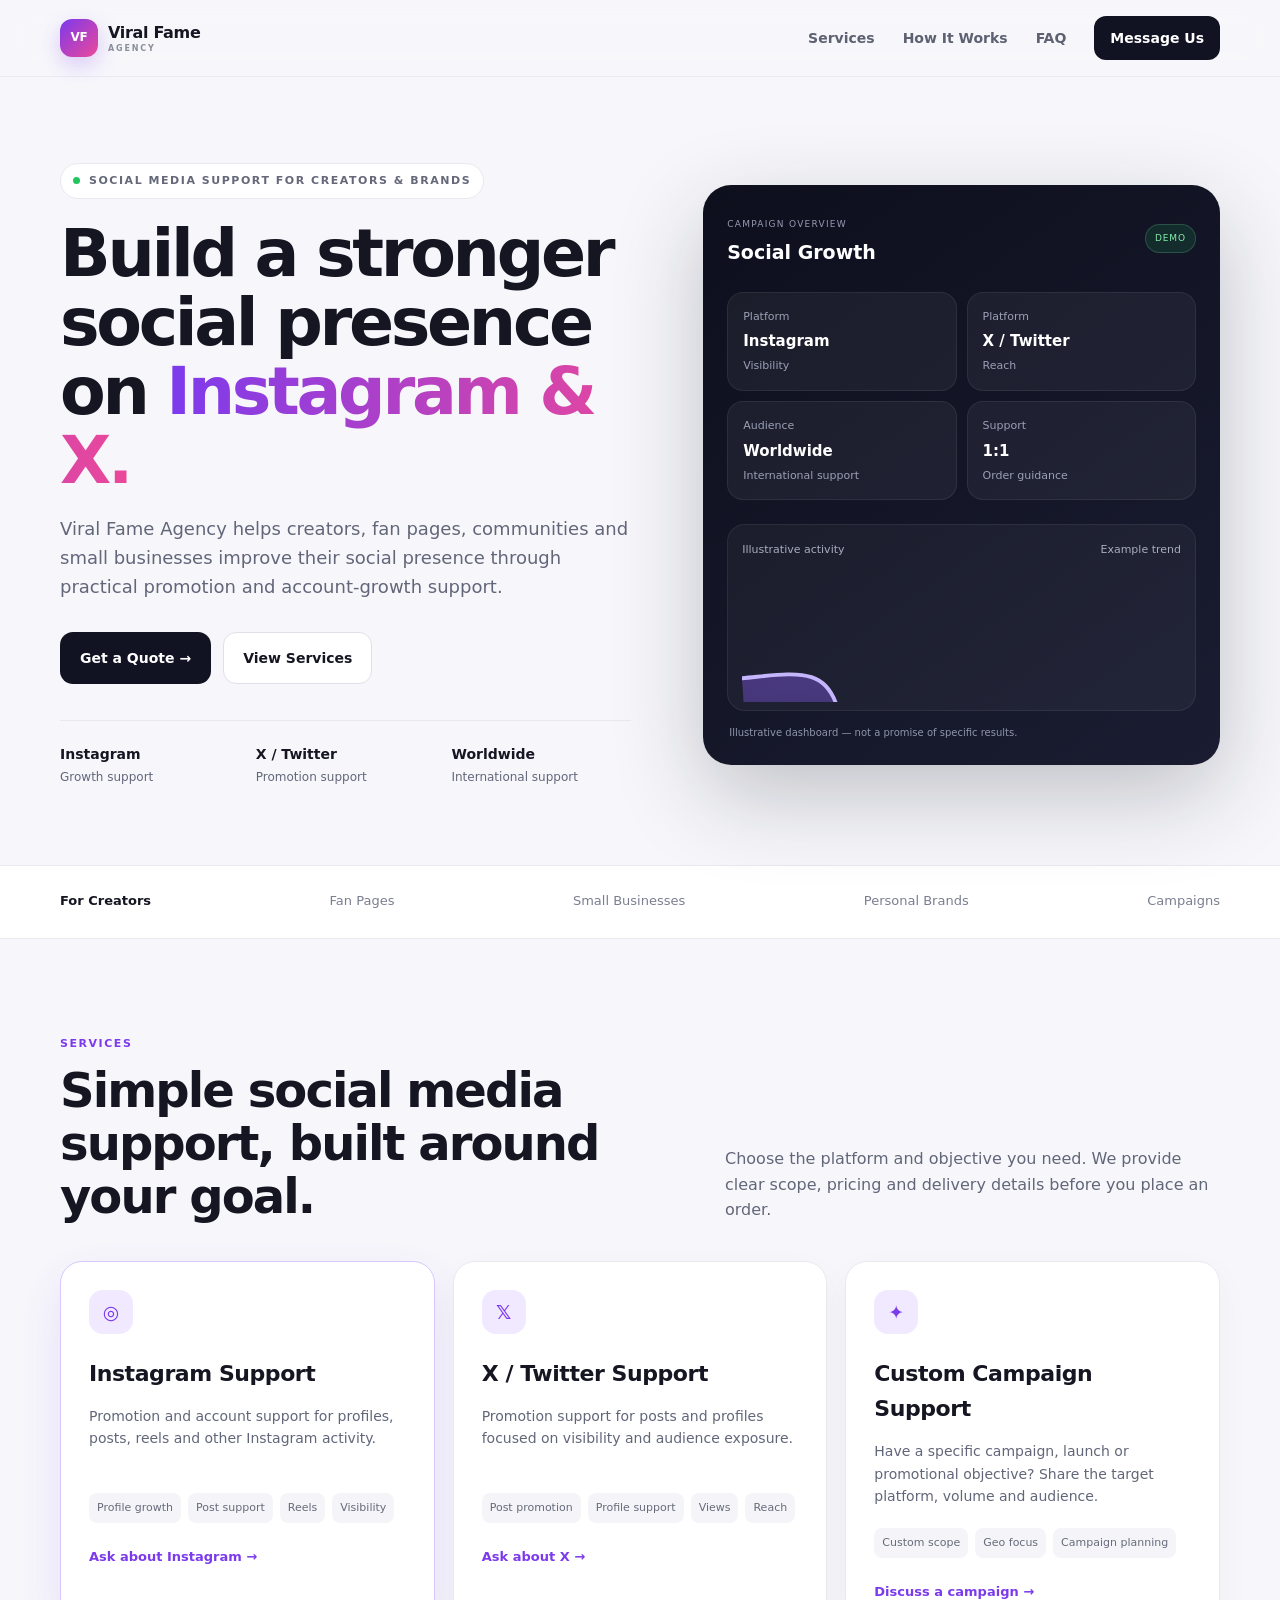
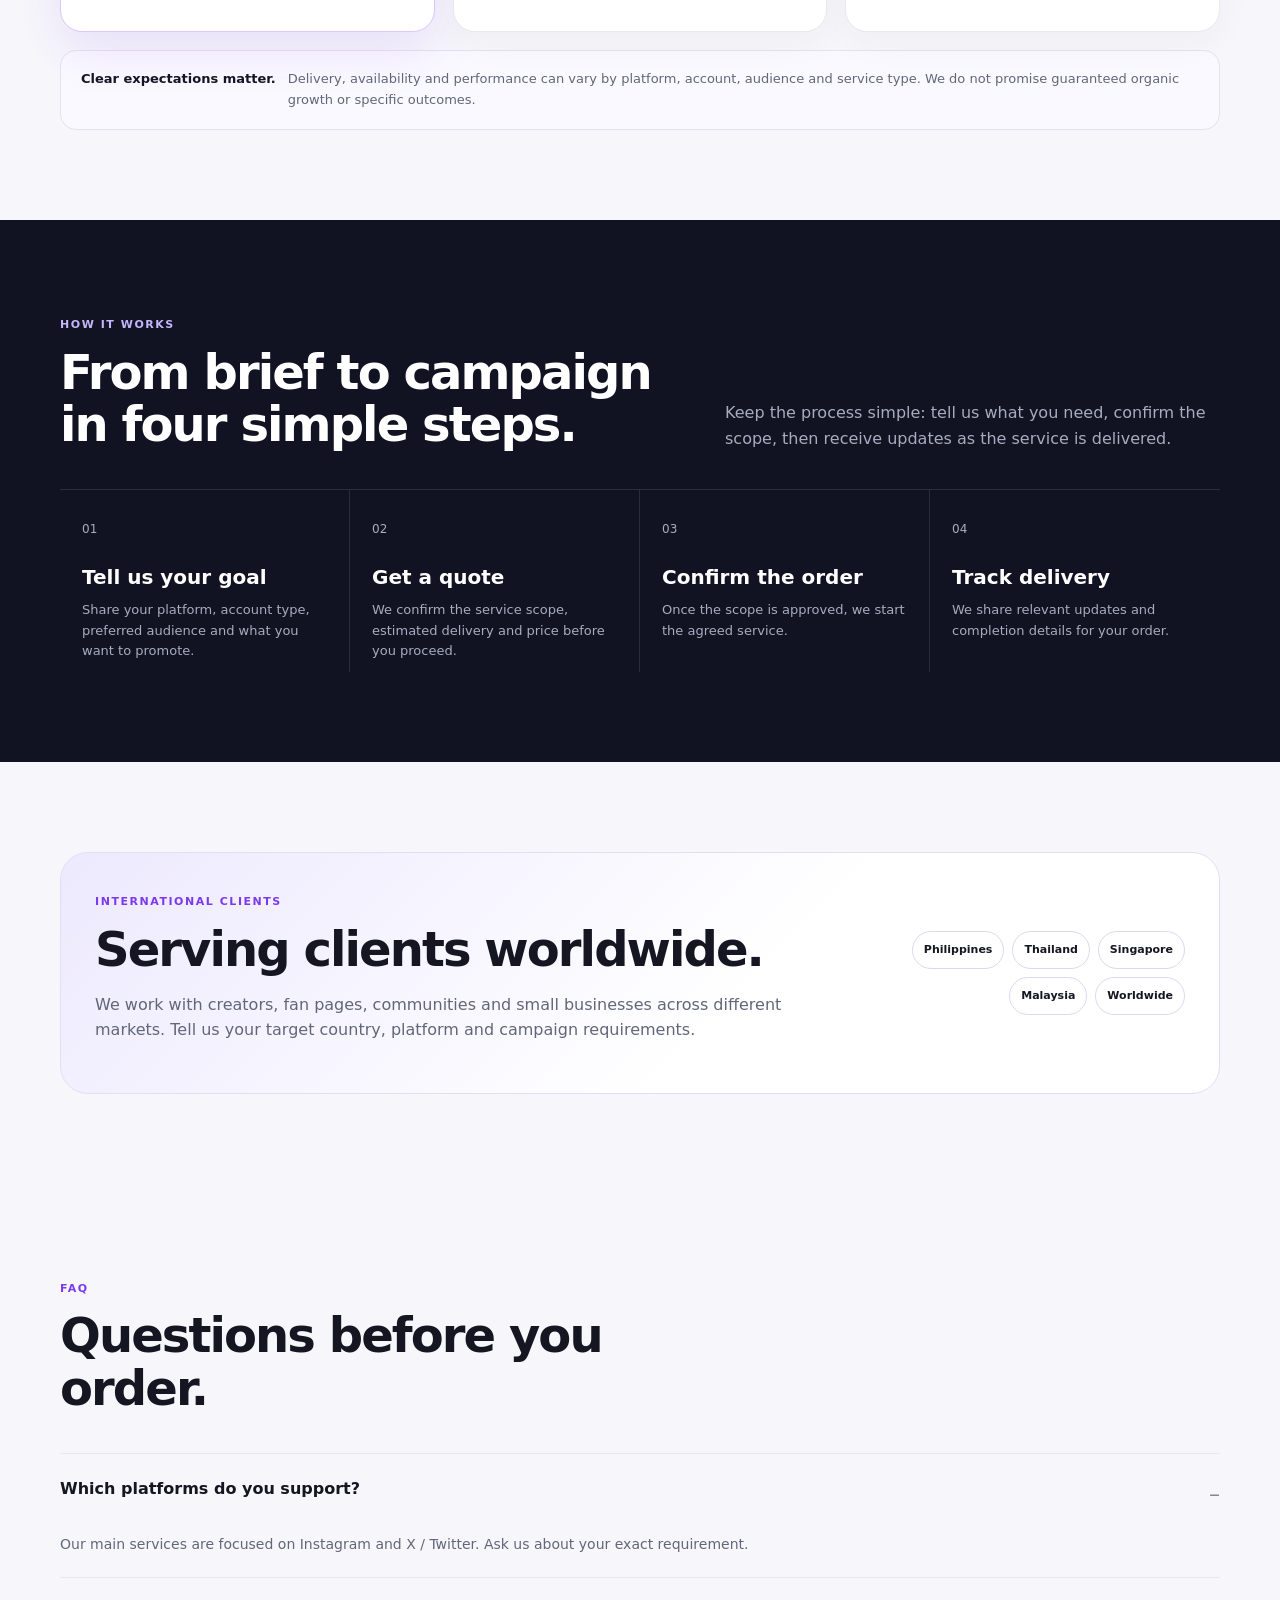
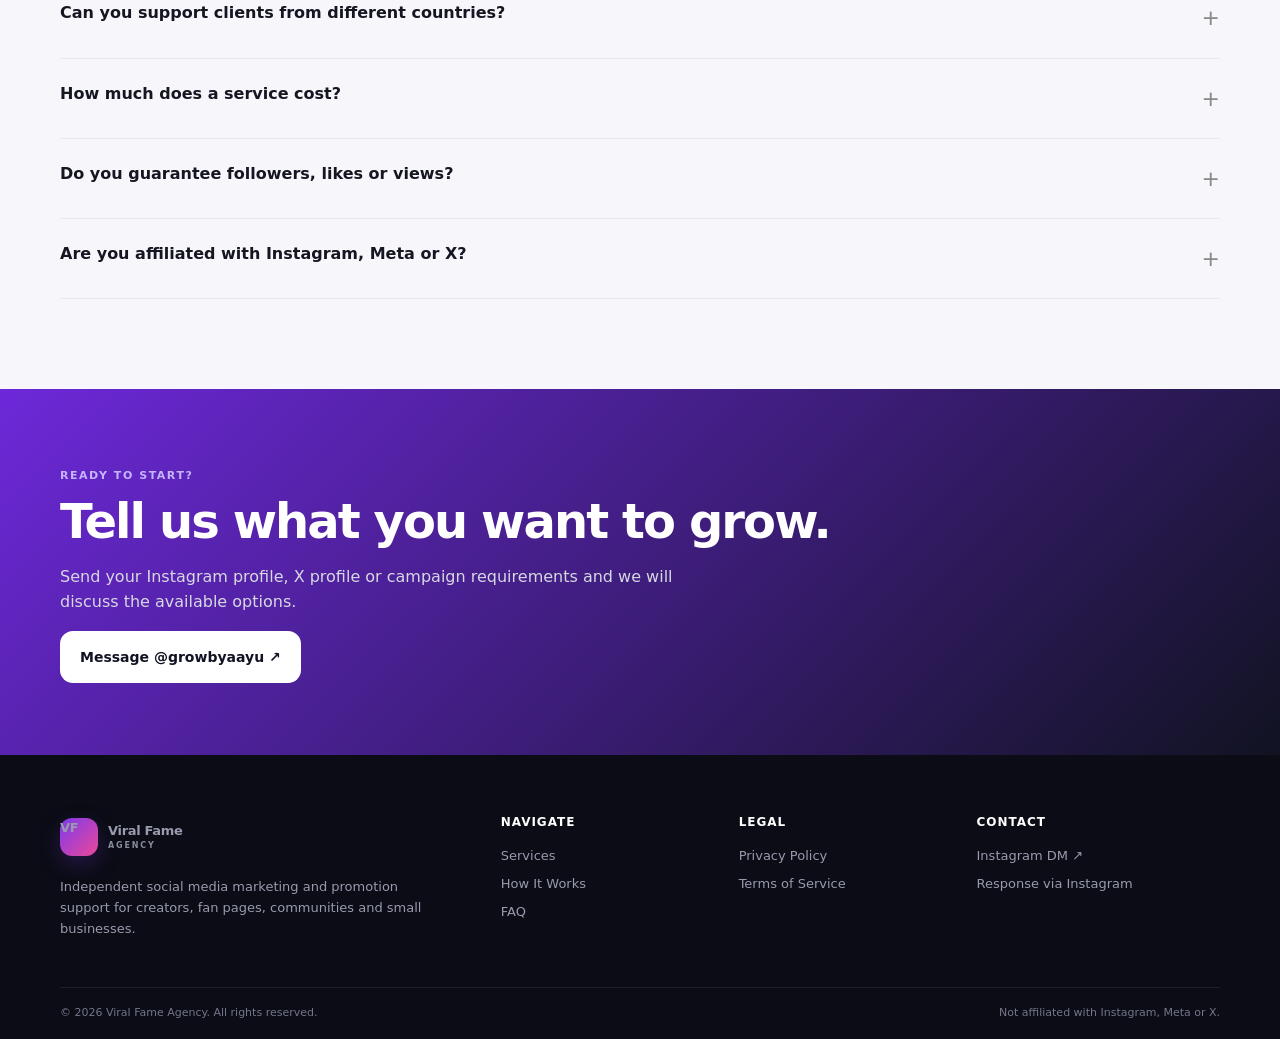
<file: index.html>
<!doctype html>
<html lang="en">

<head>

  <!-- Google tag (gtag.js) -->
  <script async src="https://www.googletagmanager.com/gtag/js?id=AW-860057414"></script>
  <script>
    window.dataLayer = window.dataLayer || [];

    function gtag() {
      dataLayer.push(arguments);
    }

    gtag('js', new Date());
    gtag('config', 'AW-860057414');

    /*
      Google Ads conversion tracking.
      The Instagram link itself is NOT dependent on this function,
      so Instagram will still open even if Google tracking fails.
    */
    function trackInstagramClick() {
      try {
        gtag('event', 'conversion', {
          'send_to': 'AW-860057414/akm6CLa95o4dEMbejZoD'
        });
      } catch (e) {
        console.log('Google conversion tracking unavailable.');
      }
    }
  </script>

  <meta charset="utf-8">
  <meta name="viewport" content="width=device-width, initial-scale=1">

  <title>Viral Fame Agency | Social Media Marketing & Growth Support</title>

  <meta
    name="description"
    content="Viral Fame Agency provides social media marketing and growth support for Instagram and X accounts, serving creators, fan pages, communities and small businesses."
  >

  <meta name="robots" content="index,follow">
  <meta name="theme-color" content="#111322">

  <meta property="og:type" content="website">
  <meta property="og:title" content="Viral Fame Agency | Social Media Growth Support">
  <meta
    property="og:description"
    content="Social media marketing and growth support for Instagram and X creators, fan pages and small businesses."
  >
  <meta property="og:site_name" content="Viral Fame Agency">

  <link rel="stylesheet" href="styles.css">

</head>


<body>

  <!-- ================= HEADER ================= -->

  <header class="site-header">

    <nav class="nav container" aria-label="Primary navigation">

      <a class="brand" href="#top" aria-label="Viral Fame Agency home">
        <span class="brand-mark">VF</span>
        <span>Viral Fame <small>AGENCY</small></span>
      </a>

      <div class="nav-links">

        <a href="#services">Services</a>

        <a href="#how-it-works">How It Works</a>

        <a href="#faq">FAQ</a>

        <a
          class="nav-cta"
          href="https://www.instagram.com/growbyaayu/"
          target="_blank"
          rel="noopener noreferrer"
          onclick="trackInstagramClick()"
        >
          Message Us
        </a>

      </div>

      <button
        class="menu-btn"
        aria-label="Open menu"
        aria-expanded="false"
      >
        ☰
      </button>

    </nav>

  </header>


  <!-- ================= MAIN ================= -->

  <main id="top">


    <!-- ================= HERO ================= -->

    <section class="hero container">

      <div class="hero-copy">

        <div class="eyebrow">
          <span class="dot"></span>
          Social media support for creators & brands
        </div>

        <h1>
          Build a stronger social presence on
          <span>Instagram & X.</span>
        </h1>

        <p class="hero-text">
          Viral Fame Agency helps creators, fan pages, communities and small
          businesses improve their social presence through practical promotion
          and account-growth support.
        </p>


        <div class="hero-actions">

          <a
            class="btn btn-primary"
            href="https://www.instagram.com/growbyaayu/"
            target="_blank"
            rel="noopener noreferrer"
            onclick="trackInstagramClick()"
          >
            Get a Quote →
          </a>

          <a
            class="btn btn-secondary"
            href="#services"
          >
            View Services
          </a>

        </div>


        <div class="trust-row" aria-label="Service highlights">

          <div>
            <strong>Instagram</strong>
            <span>Growth support</span>
          </div>

          <div>
            <strong>X / Twitter</strong>
            <span>Promotion support</span>
          </div>

          <div>
            <strong>Worldwide</strong>
            <span>International support</span>
          </div>

        </div>

      </div>


      <!-- ================= HERO CARD ================= -->

      <div
        class="hero-card"
        aria-label="Social media growth dashboard illustration"
      >

        <div class="dashboard-top">

          <div>
            <span class="mini-label">CAMPAIGN OVERVIEW</span>
            <strong>Social Growth</strong>
          </div>

          <span class="status">DEMO</span>

        </div>


        <div class="metric-grid">

          <div class="metric">
            <span>Platform</span>
            <strong>Instagram</strong>
            <em>Visibility</em>
          </div>

          <div class="metric">
            <span>Platform</span>
            <strong>X / Twitter</strong>
            <em>Reach</em>
          </div>

          <div class="metric">
            <span>Audience</span>
            <strong>Worldwide</strong>
            <em>International support</em>
          </div>

          <div class="metric">
            <span>Support</span>
            <strong>1:1</strong>
            <em>Order guidance</em>
          </div>

        </div>


        <div class="chart">

          <div class="chart-header">
            <span>Illustrative activity</span>
            <span>Example trend</span>
          </div>

          <svg
            viewBox="0 0 460 150"
            role="img"
            aria-label="Illustrative upward trend chart"
          >

            <defs>

              <linearGradient
                id="area"
                x1="0"
                x2="0"
                y1="0"
                y2="1"
              >

                <stop
                  offset="0%"
                  stop-color="#8b5cf6"
                  stop-opacity=".40"
                />

                <stop
                  offset="100%"
                  stop-color="#8b5cf6"
                  stop-opacity="0"
                />

              </linearGradient>

            </defs>

            <path
              d="M0 125 C55 120 92 110 102 165 87 220 78 275 90 330 58 390 62 460 22 460 150 L0 150 Z"
              fill="url(#area)"
            />

            <path
              d="M0 125 C55 120 92 110 102 165 87 220 78 275 90 330 58 390 62 460 22"
              fill="none"
              stroke="#c4b5fd"
              stroke-width="4"
              stroke-linecap="round"
            />

          </svg>

        </div>

        <p class="micro-note">
          Illustrative dashboard — not a promise of specific results.
        </p>

      </div>

    </section>


    <!-- ================= AUDIENCE STRIP ================= -->

    <section class="strip">

      <div class="container strip-inner">

        <strong>For Creators</strong>
        <span>Fan Pages</span>
        <span>Small Businesses</span>
        <span>Personal Brands</span>
        <span>Campaigns</span>

      </div>

    </section>


    <!-- ================= SERVICES ================= -->

    <section id="services" class="section container">

      <div class="section-heading">

        <div>

          <span class="section-kicker">SERVICES</span>

          <h2>
            Simple social media support, built around your goal.
          </h2>

        </div>

        <p>
          Choose the platform and objective you need. We provide clear scope,
          pricing and delivery details before you place an order.
        </p>

      </div>


      <div class="service-grid">


        <!-- Instagram -->

        <article class="service-card featured">

          <div class="service-icon">◎</div>

          <h3>Instagram Support</h3>

          <p>
            Promotion and account support for profiles, posts, reels and other
            Instagram activity.
          </p>

          <div class="service-tags">
            <span>Profile growth</span>
            <span>Post support</span>
            <span>Reels</span>
            <span>Visibility</span>
          </div>

          <a
            href="https://www.instagram.com/growbyaayu/"
            target="_blank"
            rel="noopener noreferrer"
            onclick="trackInstagramClick()"
          >
            Ask about Instagram →
          </a>

        </article>


        <!-- X -->

        <article class="service-card">

          <div class="service-icon">𝕏</div>

          <h3>X / Twitter Support</h3>

          <p>
            Promotion support for posts and profiles focused on visibility and
            audience exposure.
          </p>

          <div class="service-tags">
            <span>Post promotion</span>
            <span>Profile support</span>
            <span>Views</span>
            <span>Reach</span>
          </div>

          <a
            href="https://www.instagram.com/growbyaayu/"
            target="_blank"
            rel="noopener noreferrer"
            onclick="trackInstagramClick()"
          >
            Ask about X →
          </a>

        </article>


        <!-- Custom Campaign -->

        <article class="service-card">

          <div class="service-icon">✦</div>

          <h3>Custom Campaign Support</h3>

          <p>
            Have a specific campaign, launch or promotional objective?
            Share the target platform, volume and audience.
          </p>

          <div class="service-tags">
            <span>Custom scope</span>
            <span>Geo focus</span>
            <span>Campaign planning</span>
          </div>

          <a
            href="https://www.instagram.com/growbyaayu/"
            target="_blank"
            rel="noopener noreferrer"
            onclick="trackInstagramClick()"
          >
            Discuss a campaign →
          </a>

        </article>

      </div>


      <div class="notice-box">

        <strong>Clear expectations matter.</strong>

        <span>
          Delivery, availability and performance can vary by platform, account,
          audience and service type. We do not promise guaranteed organic growth
          or specific outcomes.
        </span>

      </div>

    </section>


    <!-- ================= HOW IT WORKS ================= -->

    <section
      id="how-it-works"
      class="section section-dark"
    >

      <div class="container">

        <div class="section-heading light">

          <div>

            <span class="section-kicker">
              HOW IT WORKS
            </span>

            <h2>
              From brief to campaign in four simple steps.
            </h2>

          </div>

          <p>
            Keep the process simple: tell us what you need, confirm the scope,
            then receive updates as the service is delivered.
          </p>

        </div>


        <div class="steps">

          <div class="step">

            <span>01</span>

            <h3>Tell us your goal</h3>

            <p>
              Share your platform, account type, preferred audience and what you
              want to promote.
            </p>

          </div>


          <div class="step">

            <span>02</span>

            <h3>Get a quote</h3>

            <p>
              We confirm the service scope, estimated delivery and price before
              you proceed.
            </p>

          </div>


          <div class="step">

            <span>03</span>

            <h3>Confirm the order</h3>

            <p>
              Once the scope is approved, we start the agreed service.
            </p>

          </div>


          <div class="step">

            <span>04</span>

            <h3>Track delivery</h3>

            <p>
              We share relevant updates and completion details for your order.
            </p>

          </div>

        </div>

      </div>

    </section>


    <!-- ================= INTERNATIONAL CLIENTS ================= -->

    <section class="section container">

      <div class="audience-card">

        <div>

          <span class="section-kicker">
            INTERNATIONAL CLIENTS
          </span>

          <h2>Serving clients worldwide.</h2>

          <p>
            We work with creators, fan pages, communities and small businesses
            across different markets. Tell us your target country, platform and
            campaign requirements.
          </p>

        </div>


        <div class="geo-pills">

          <span>Philippines</span>
          <span>Thailand</span>
          <span>Singapore</span>
          <span>Malaysia</span>
          <span>Worldwide</span>

        </div>

      </div>

    </section>


    <!-- ================= FAQ ================= -->

    <section id="faq" class="section container">

      <div class="section-heading">

        <div>

          <span class="section-kicker">
            FAQ
          </span>

          <h2>
            Questions before you order.
          </h2>

        </div>

      </div>


      <div class="faq-list">


        <details open>

          <summary>
            Which platforms do you support?
          </summary>

          <p>
            Our main services are focused on Instagram and X / Twitter.
            Ask us about your exact requirement.
          </p>

        </details>


        <details>

          <summary>
            Can you support clients from different countries?
          </summary>

          <p>
            Yes. We work with clients internationally. Tell us your target
            country, audience and campaign requirements.
          </p>

        </details>


        <details>

          <summary>
            How much does a service cost?
          </summary>

          <p>
            Pricing depends on the platform, service type, volume and campaign
            scope. We provide the price and delivery details before you order.
          </p>

        </details>


        <details>

          <summary>
            Do you guarantee followers, likes or views?
          </summary>

          <p>
            No. We do not promise guaranteed organic growth or fixed performance
            outcomes. Results can vary depending on the account, audience,
            platform and service.
          </p>

        </details>


        <details>

          <summary>
            Are you affiliated with Instagram, Meta or X?
          </summary>

          <p>
            No. Viral Fame Agency is an independent service provider and is not
            affiliated with Instagram, Meta or X.
          </p>

        </details>

      </div>

    </section>


    <!-- ================= CTA ================= -->

    <section class="cta-section">

      <div class="container cta-inner">

        <div>

          <span class="section-kicker">
            READY TO START?
          </span>

          <h2>
            Tell us what you want to grow.
          </h2>

          <p>
            Send your Instagram profile, X profile or campaign requirements and
            we will discuss the available options.
          </p>

          <a
            class="btn btn-white"
            href="https://www.instagram.com/growbyaayu/"
            target="_blank"
            rel="noopener noreferrer"
            onclick="trackInstagramClick()"
          >
            Message @growbyaayu ↗
          </a>

        </div>

      </div>

    </section>

  </main>


  <!-- ================= FOOTER ================= -->

  <footer class="footer">

    <div class="container footer-grid">


      <div>

        <div class="brand footer-brand">

          <span class="brand-mark">VF</span>

          <span>
            Viral Fame
            <small>AGENCY</small>
          </span>

        </div>

        <p>
          Independent social media marketing and promotion support for creators,
          fan pages, communities and small businesses.
        </p>

      </div>


      <div>

        <h4>Navigate</h4>

        <a href="#services">Services</a>

        <a href="#how-it-works">How It Works</a>

        <a href="#faq">FAQ</a>

      </div>


      <div>

        <h4>Legal</h4>

        <a href="privacy.html">Privacy Policy</a>

        <a href="terms.html">Terms of Service</a>

      </div>


      <div>

        <h4>Contact</h4>

        <a
          href="https://www.instagram.com/growbyaayu/"
          target="_blank"
          rel="noopener noreferrer"
          onclick="trackInstagramClick()"
        >
          Instagram DM ↗
        </a>

        <span>
          Response via Instagram
        </span>

      </div>

    </div>


    <div class="container footer-bottom">

      <span>
        © <span id="year"></span> Viral Fame Agency. All rights reserved.
      </span>

      <span>
        Not affiliated with Instagram, Meta or X.
      </span>

    </div>

  </footer>


  <!-- ================= JAVASCRIPT ================= -->

  <script src="script.js"></script>

  <script>
    // Automatically update copyright year
    document.getElementById("year").textContent = new Date().getFullYear();
  </script>

</body>

</html>
</file>
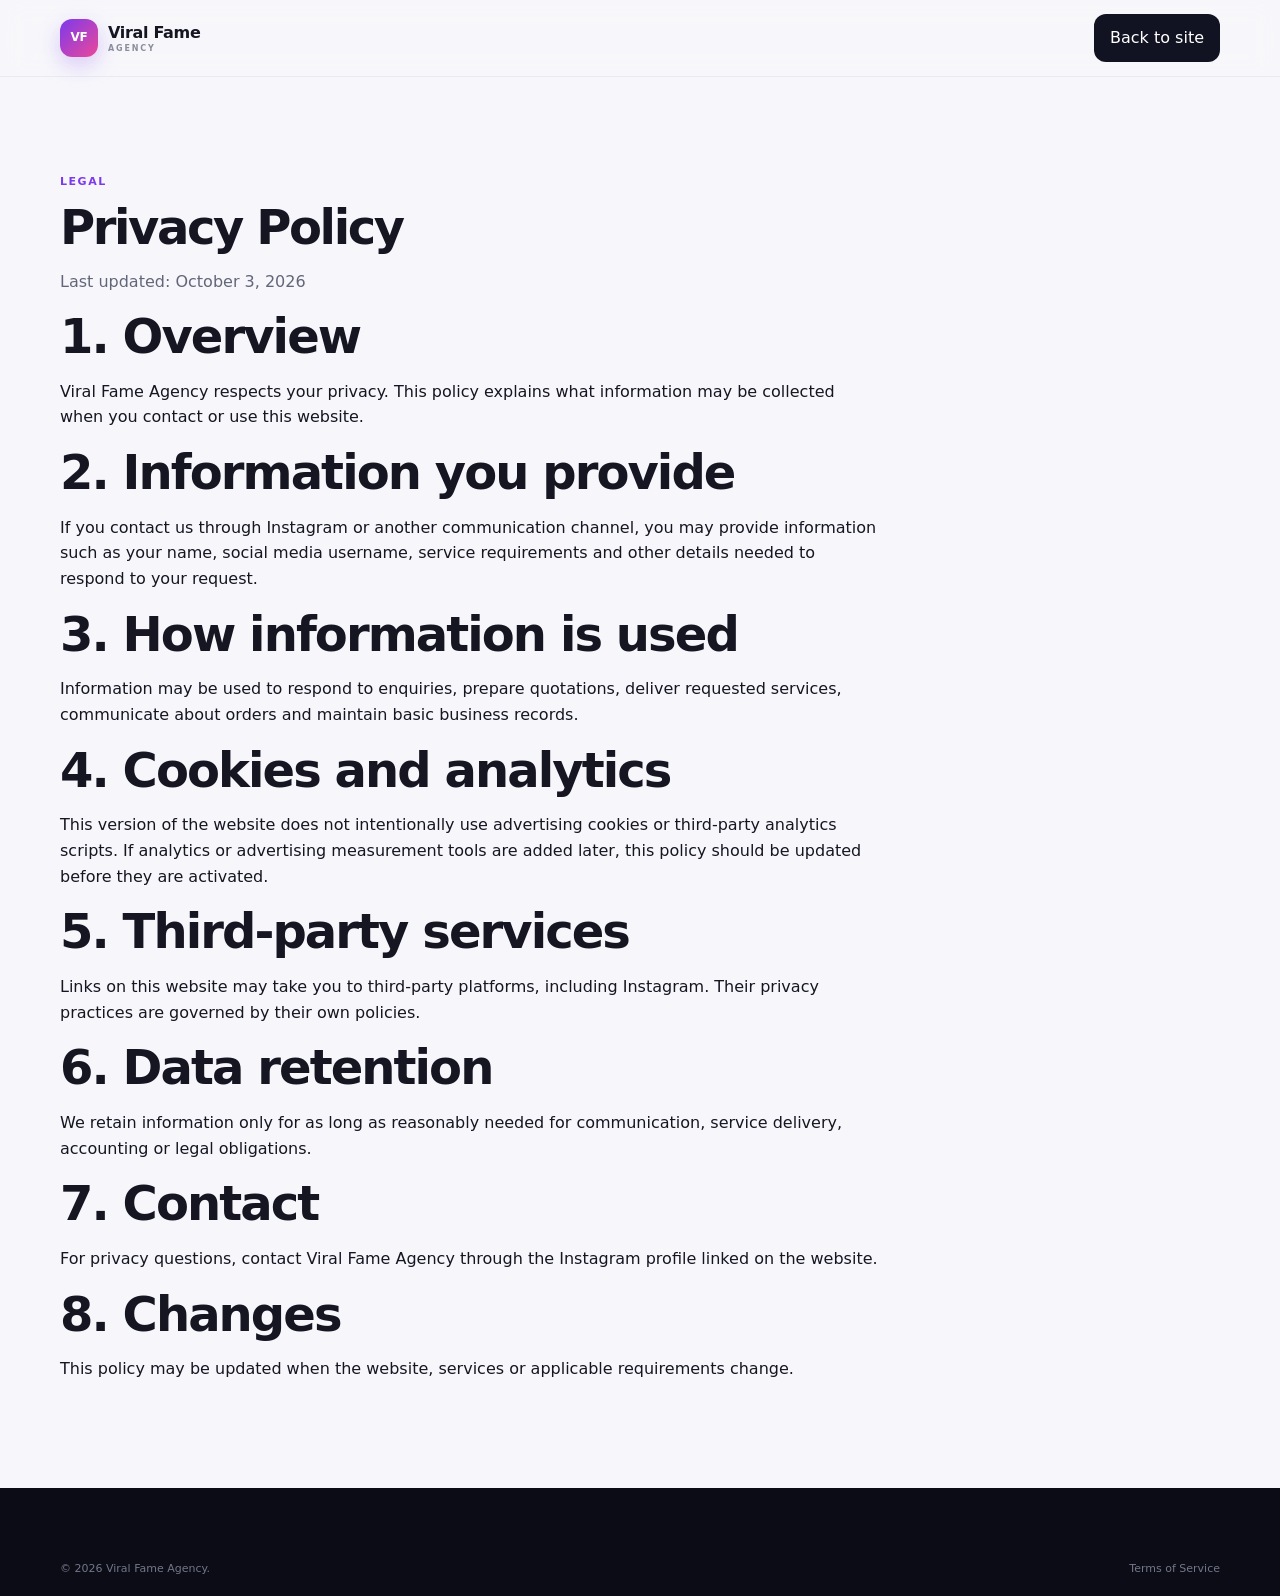
<file: privacy.html>
<!doctype html>
<html lang="en"><head><meta charset="utf-8"><meta name="viewport" content="width=device-width,initial-scale=1"><title>Privacy Policy | Viral Fame Agency</title><meta name="robots" content="index,follow"><link rel="stylesheet" href="styles.css"></head>
<body>
<header class="site-header"><nav class="nav container"><a class="brand" href="index.html"><span class="brand-mark">VF</span><span>Viral Fame <small>AGENCY</small></span></a><a class="nav-cta" href="index.html">Back to site</a></nav></header>
<main class="section container"><span class="section-kicker">LEGAL</span><h1 style="font-size:48px;margin:10px 0 16px">Privacy Policy</h1><p style="color:var(--muted)">Last updated: October 3, 2026</p>
<div style="max-width:820px">
<h2>1. Overview</h2><p>Viral Fame Agency respects your privacy. This policy explains what information may be collected when you contact or use this website.</p>
<h2>2. Information you provide</h2><p>If you contact us through Instagram or another communication channel, you may provide information such as your name, social media username, service requirements and other details needed to respond to your request.</p>
<h2>3. How information is used</h2><p>Information may be used to respond to enquiries, prepare quotations, deliver requested services, communicate about orders and maintain basic business records.</p>
<h2>4. Cookies and analytics</h2><p>This version of the website does not intentionally use advertising cookies or third-party analytics scripts. If analytics or advertising measurement tools are added later, this policy should be updated before they are activated.</p>
<h2>5. Third-party services</h2><p>Links on this website may take you to third-party platforms, including Instagram. Their privacy practices are governed by their own policies.</p>
<h2>6. Data retention</h2><p>We retain information only for as long as reasonably needed for communication, service delivery, accounting or legal obligations.</p>
<h2>7. Contact</h2><p>For privacy questions, contact Viral Fame Agency through the Instagram profile linked on the website.</p>
<h2>8. Changes</h2><p>This policy may be updated when the website, services or applicable requirements change.</p>
</div></main>
<footer class="footer"><div class="container footer-bottom" style="border-top:0;margin-top:0"><span>© <span id="year"></span> Viral Fame Agency.</span><span><a href="terms.html">Terms of Service</a></span></div></footer><script src="script.js"></script></body></html>
</file>
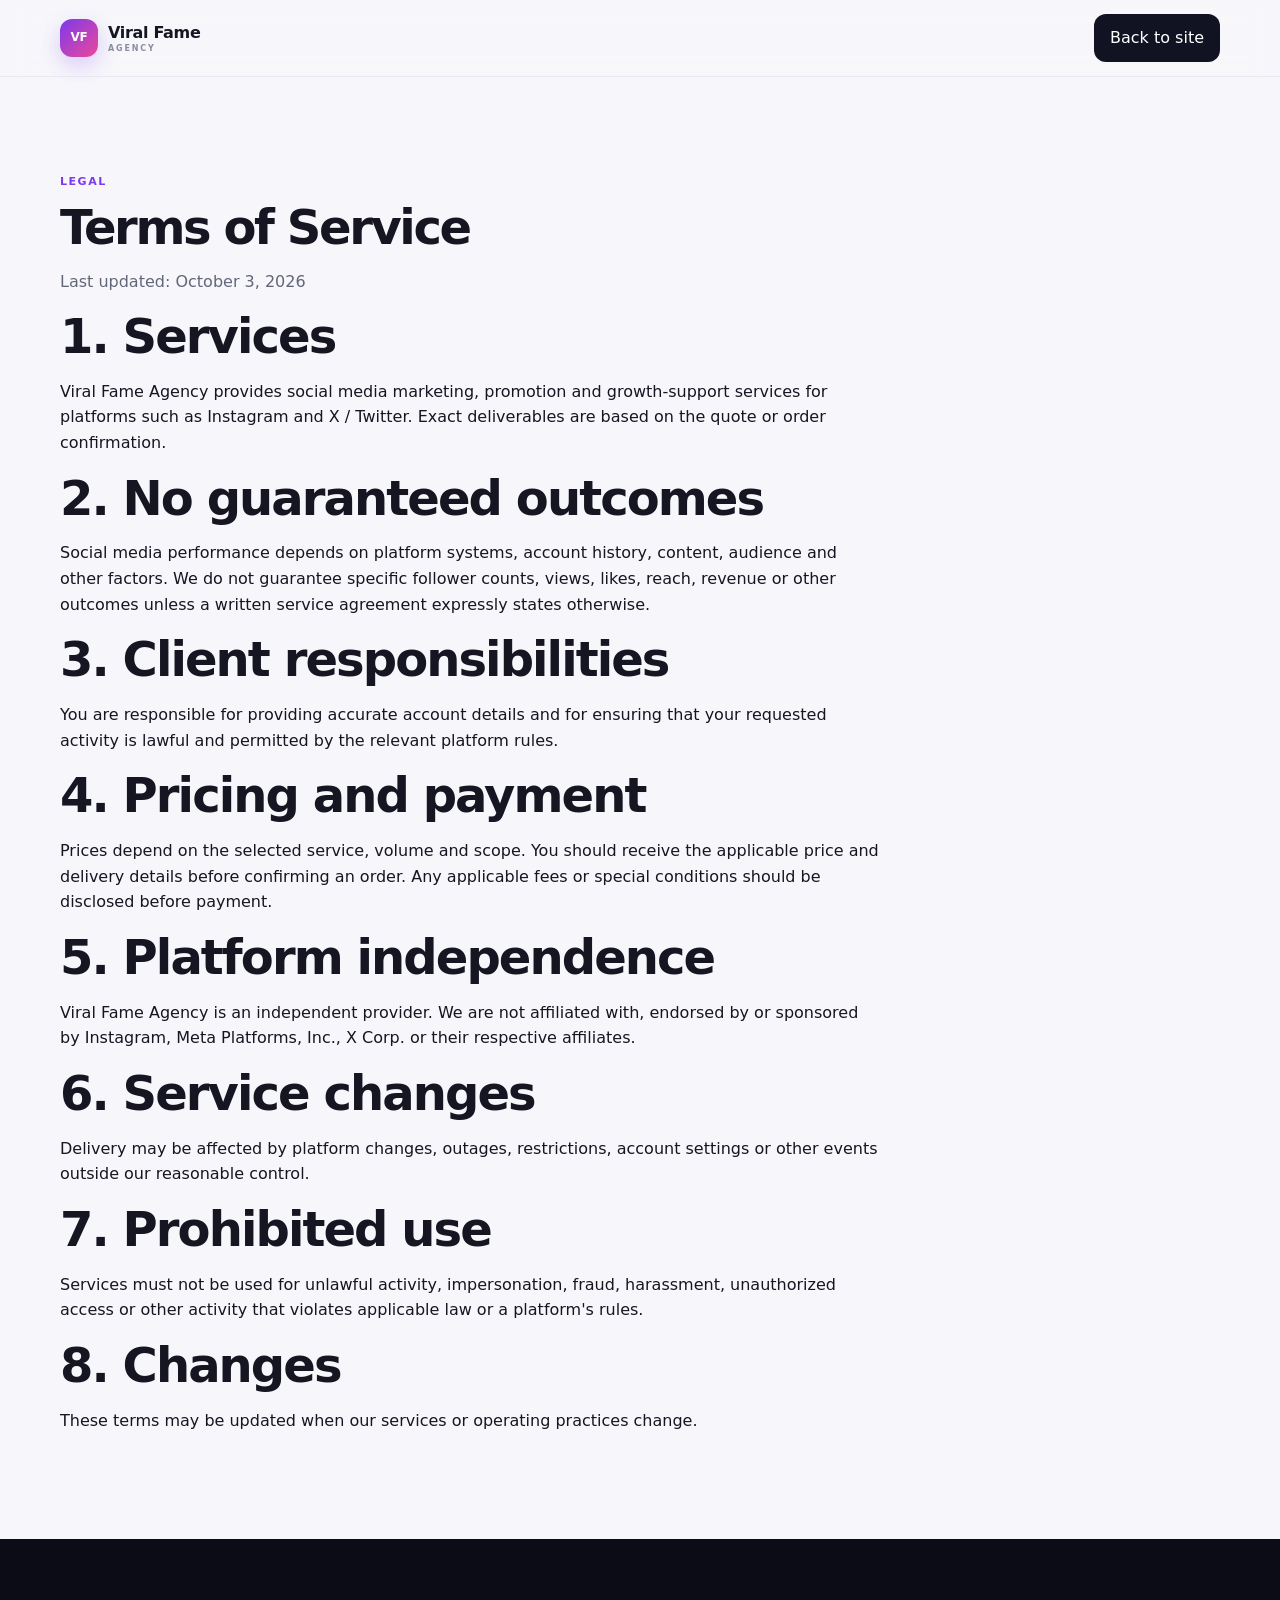
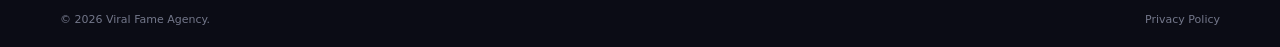
<file: terms.html>
<!doctype html>
<html lang="en"><head><meta charset="utf-8"><meta name="viewport" content="width=device-width,initial-scale=1"><title>Terms of Service | Viral Fame Agency</title><meta name="robots" content="index,follow"><link rel="stylesheet" href="styles.css"></head>
<body>
<header class="site-header"><nav class="nav container"><a class="brand" href="index.html"><span class="brand-mark">VF</span><span>Viral Fame <small>AGENCY</small></span></a><a class="nav-cta" href="index.html">Back to site</a></nav></header>
<main class="section container"><span class="section-kicker">LEGAL</span><h1 style="font-size:48px;margin:10px 0 16px">Terms of Service</h1><p style="color:var(--muted)">Last updated: October 3, 2026</p>
<div style="max-width:820px">
<h2>1. Services</h2><p>Viral Fame Agency provides social media marketing, promotion and growth-support services for platforms such as Instagram and X / Twitter. Exact deliverables are based on the quote or order confirmation.</p>
<h2>2. No guaranteed outcomes</h2><p>Social media performance depends on platform systems, account history, content, audience and other factors. We do not guarantee specific follower counts, views, likes, reach, revenue or other outcomes unless a written service agreement expressly states otherwise.</p>
<h2>3. Client responsibilities</h2><p>You are responsible for providing accurate account details and for ensuring that your requested activity is lawful and permitted by the relevant platform rules.</p>
<h2>4. Pricing and payment</h2><p>Prices depend on the selected service, volume and scope. You should receive the applicable price and delivery details before confirming an order. Any applicable fees or special conditions should be disclosed before payment.</p>
<h2>5. Platform independence</h2><p>Viral Fame Agency is an independent provider. We are not affiliated with, endorsed by or sponsored by Instagram, Meta Platforms, Inc., X Corp. or their respective affiliates.</p>
<h2>6. Service changes</h2><p>Delivery may be affected by platform changes, outages, restrictions, account settings or other events outside our reasonable control.</p>
<h2>7. Prohibited use</h2><p>Services must not be used for unlawful activity, impersonation, fraud, harassment, unauthorized access or other activity that violates applicable law or a platform's rules.</p>
<h2>8. Changes</h2><p>These terms may be updated when our services or operating practices change.</p>
</div></main>
<footer class="footer"><div class="container footer-bottom" style="border-top:0;margin-top:0"><span>© <span id="year"></span> Viral Fame Agency.</span><span><a href="privacy.html">Privacy Policy</a></span></div></footer><script src="script.js"></script></body></html>
</file>
<file: styles.css>
:root{
  --bg:#f7f7fb;
  --panel:#ffffff;
  --ink:#151622;
  --muted:#626679;
  --line:#e8e9f0;
  --dark:#111322;
  --dark-2:#171a2b;
  --purple:#7c3aed;
  --purple-2:#a855f7;
  --shadow:0 20px 55px rgba(26,28,48,.10);
  --radius:22px;
}
*{box-sizing:border-box}
html{scroll-behavior:smooth}
body{margin:0;font-family:Inter,ui-sans-serif,system-ui,-apple-system,BlinkMacSystemFont,"Segoe UI",sans-serif;color:var(--ink);background:var(--bg);line-height:1.6}
a{color:inherit;text-decoration:none}
.container{width:min(1160px,calc(100% - 40px));margin:0 auto}
.site-header{position:sticky;top:0;z-index:20;background:rgba(247,247,251,.88);backdrop-filter:blur(14px);border-bottom:1px solid rgba(232,233,240,.85)}
.nav{min-height:76px;display:flex;align-items:center;justify-content:space-between;gap:20px}
.brand{display:flex;align-items:center;gap:10px;font-weight:800;letter-spacing:-.02em}.brand small{display:block;font-size:8px;letter-spacing:.23em;color:#8a8d9b;margin-top:-2px}
.brand-mark{width:38px;height:38px;border-radius:12px;display:grid;place-items:center;color:#fff;background:linear-gradient(135deg,var(--purple),#ec4899);font-size:12px;box-shadow:0 8px 22px rgba(124,58,237,.25)}
.nav-links{display:flex;align-items:center;gap:28px;font-size:14px;font-weight:650}.nav-links a:not(.nav-cta){color:#5d6172}.nav-links a:not(.nav-cta):hover{color:var(--ink)}
.nav-cta{padding:11px 16px;border-radius:12px;background:var(--dark);color:#fff!important}.menu-btn{display:none;border:0;background:none;font-size:22px}
.hero{display:grid;grid-template-columns:1.05fr .95fr;gap:72px;align-items:center;padding:86px 0 78px}
.eyebrow,.section-kicker{font-size:11px;font-weight:800;letter-spacing:.14em;text-transform:uppercase}.eyebrow{display:inline-flex;align-items:center;gap:9px;color:#646879;background:#fff;border:1px solid var(--line);padding:8px 12px;border-radius:999px}.dot{width:7px;height:7px;border-radius:999px;background:#22c55e}
h1{font-size:clamp(42px,5.2vw,70px);line-height:1.04;letter-spacing:-.05em;margin:20px 0}.hero h1 span{background:linear-gradient(90deg,var(--purple),#ec4899);-webkit-background-clip:text;background-clip:text;color:transparent}.hero-text{font-size:18px;color:var(--muted);max-width:640px}
.hero-actions{display:flex;gap:12px;margin:30px 0}.btn{display:inline-flex;align-items:center;justify-content:center;gap:10px;padding:14px 19px;border-radius:13px;font-weight:800;font-size:14px;border:1px solid transparent}.btn-primary{background:var(--dark);color:#fff}.btn-secondary{border-color:#dfe1e9;background:#fff}.btn-white{background:#fff;color:var(--dark)}
.trust-row{display:grid;grid-template-columns:repeat(3,1fr);gap:16px;border-top:1px solid var(--line);padding-top:22px;margin-top:36px}.trust-row div{display:flex;flex-direction:column;gap:2px}.trust-row strong{font-size:14px}.trust-row span{font-size:12px;color:var(--muted)}
.hero-card{background:linear-gradient(145deg,#0d0f1d,#1a1d31);border-radius:28px;padding:24px;box-shadow:0 30px 90px rgba(17,19,34,.24);color:#fff;min-height:480px;display:flex;flex-direction:column}.dashboard-top{display:flex;align-items:center;justify-content:space-between}.dashboard-top strong{display:block;font-size:19px;margin-top:3px}.mini-label{font-size:9px;color:#969bb2;letter-spacing:.14em}.status{font-size:9px;background:rgba(34,197,94,.13);color:#86efac;border:1px solid rgba(134,239,172,.2);padding:6px 9px;border-radius:999px;letter-spacing:.1em}.metric-grid{display:grid;grid-template-columns:repeat(2,1fr);gap:10px;margin:24px 0}.metric{background:rgba(255,255,255,.05);border:1px solid rgba(255,255,255,.07);padding:15px;border-radius:16px}.metric span,.metric em{display:block;font-size:11px;color:#9ba0b6;font-style:normal}.metric strong{display:block;margin:4px 0;font-size:15px}.chart{margin-top:auto;background:rgba(255,255,255,.04);border:1px solid rgba(255,255,255,.07);border-radius:18px;padding:16px 14px 8px}.chart-header{display:flex;justify-content:space-between;font-size:11px;color:#a7acbe}.chart svg{width:100%;height:auto;display:block}.micro-note{margin:14px 2px 0;color:#8f95aa;font-size:10px}
.strip{background:#fff;border-top:1px solid var(--line);border-bottom:1px solid var(--line)}.strip-inner{min-height:72px;display:flex;align-items:center;justify-content:space-between;gap:20px;font-size:13px;color:#7a7e90}.strip-inner strong{color:var(--ink)}
.section{padding:90px 0}.section-heading{display:grid;grid-template-columns:1.1fr .9fr;gap:60px;align-items:end;margin-bottom:38px}.section-kicker{color:var(--purple)}h2{font-size:clamp(32px,4vw,48px);line-height:1.1;letter-spacing:-.04em;margin:10px 0 0}.section-heading p{color:var(--muted);margin:0;font-size:16px}.service-grid{display:grid;grid-template-columns:repeat(3,1fr);gap:18px}.service-card{padding:28px;background:var(--panel);border:1px solid var(--line);border-radius:var(--radius);box-shadow:0 12px 35px rgba(24,25,42,.04)}.service-card.featured{border-color:#d8c8fb;box-shadow:0 18px 50px rgba(124,58,237,.12)}.service-icon{width:44px;height:44px;border-radius:14px;background:#f0e9ff;color:var(--purple);display:grid;place-items:center;font-size:19px;font-weight:900;margin-bottom:22px}.service-card h3{margin:0 0 8px;font-size:22px;letter-spacing:-.02em}.service-card p{color:var(--muted);font-size:14px;min-height:68px}.service-tags{display:flex;flex-wrap:wrap;gap:7px;margin:20px 0}.service-tags span{font-size:11px;padding:6px 8px;border-radius:8px;background:#f5f5f9;color:#666a7a}.service-card a{font-weight:800;font-size:13px;color:var(--purple)}
.notice-box{margin-top:18px;padding:18px 20px;border:1px solid #e5e1ef;background:#faf9ff;border-radius:16px;display:flex;gap:12px;align-items:flex-start;font-size:13px}.notice-box strong{white-space:nowrap}.notice-box span{color:var(--muted)}
.section-dark{background:var(--dark);color:#fff}.section-heading.light p{color:#a7acc0}.section-heading.light .section-kicker{color:#c4b5fd}.section-dark h2{color:#fff}.steps{display:grid;grid-template-columns:repeat(4,1fr);border-top:1px solid rgba(255,255,255,.11)}.step{padding:25px 22px 10px;border-right:1px solid rgba(255,255,255,.11)}.step:last-child{border-right:0}.step span{font-size:12px;color:#a7acc0}.step h3{font-size:20px;margin:20px 0 7px}.step p{font-size:13px;color:#a7acc0;margin:0}
.audience-card{background:linear-gradient(135deg,#ede9fe,#fff 60%);border:1px solid #e4ddf8;border-radius:28px;padding:34px;display:grid;grid-template-columns:1.4fr .6fr;gap:34px;align-items:center}.audience-card p{max-width:700px;color:var(--muted)}.geo-pills{display:flex;flex-wrap:wrap;gap:8px;justify-content:flex-end}.geo-pills span{background:#fff;border:1px solid #ddd8ef;padding:9px 11px;border-radius:999px;font-size:11px;font-weight:750}
.faq-list{border-top:1px solid var(--line)}details{border-bottom:1px solid var(--line);padding:0}summary{cursor:pointer;list-style:none;padding:22px 0;font-size:16px;font-weight:800;display:flex;justify-content:space-between;gap:20px}summary::-webkit-details-marker{display:none}summary:after{content:'+';font-size:22px;font-weight:400;color:#888}details[open] summary:after{content:'–'}details p{margin:0 40px 22px 0;color:var(--muted);font-size:14px}
.cta-section{background:linear-gradient(135deg,#6d28d9,#111322);color:#fff}.cta-inner{display:flex;align-items:center;justify-content:space-between;gap:30px;padding:72px 0}.cta-inner .section-kicker{color:#c4b5fd}.cta-inner h2{margin-top:8px}.cta-inner p{color:#d7d8e3;max-width:650px}
.footer{background:#0b0c15;color:#fff;padding:56px 0 18px}.footer-grid{display:grid;grid-template-columns:2fr 1fr 1fr 1.2fr;gap:35px}.footer-brand{margin-bottom:14px}.footer-grid p{font-size:13px;color:#979bad;max-width:390px}.footer-grid h4{font-size:12px;color:#fff;margin:2px 0 14px;letter-spacing:.08em;text-transform:uppercase}.footer-grid a,.footer-grid span{display:block;color:#979bad;font-size:13px;margin:7px 0}.footer-grid a:hover{color:#fff}.footer-bottom{border-top:1px solid rgba(255,255,255,.08);margin-top:34px;padding-top:16px;display:flex;justify-content:space-between;gap:15px;color:#73778a;font-size:11px}
@media (max-width:900px){.nav-links{display:none;position:absolute;top:76px;left:0;right:0;background:#fff;border-bottom:1px solid var(--line);padding:18px 20px;flex-direction:column;align-items:stretch;gap:12px}.nav-links.open{display:flex}.nav-cta{text-align:center}.menu-btn{display:block}.hero{grid-template-columns:1fr;gap:45px;padding-top:62px}.service-grid{grid-template-columns:1fr 1fr}.section-heading{grid-template-columns:1fr;gap:18px}.steps{grid-template-columns:1fr 1fr}.step{border-bottom:1px solid rgba(255,255,255,.11)}.audience-card{grid-template-columns:1fr}.geo-pills{justify-content:flex-start}.footer-grid{grid-template-columns:1fr 1fr}}
@media (max-width:600px){.container{width:min(100% - 28px,1160px)}.hero{padding:44px 0 52px}h1{font-size:43px}.hero-text{font-size:16px}.hero-actions{flex-direction:column}.btn{width:100%}.trust-row{gap:8px}.trust-row strong{font-size:12px}.trust-row span{font-size:10px}.hero-card{min-height:430px;padding:19px;border-radius:22px}.metric strong{font-size:13px}.strip-inner{overflow:auto;justify-content:flex-start;white-space:nowrap;padding:10px 0}.section{padding:65px 0}.service-grid{grid-template-columns:1fr}.section-heading h2{font-size:33px}.service-card p{min-height:0}.notice-box{display:block}.notice-box strong{display:block;margin-bottom:6px}.steps{grid-template-columns:1fr}.step{border-right:0}.cta-inner{flex-direction:column;align-items:flex-start;padding:55px 0}.footer-grid{grid-template-columns:1fr}.footer-bottom{flex-direction:column}}
</file>
